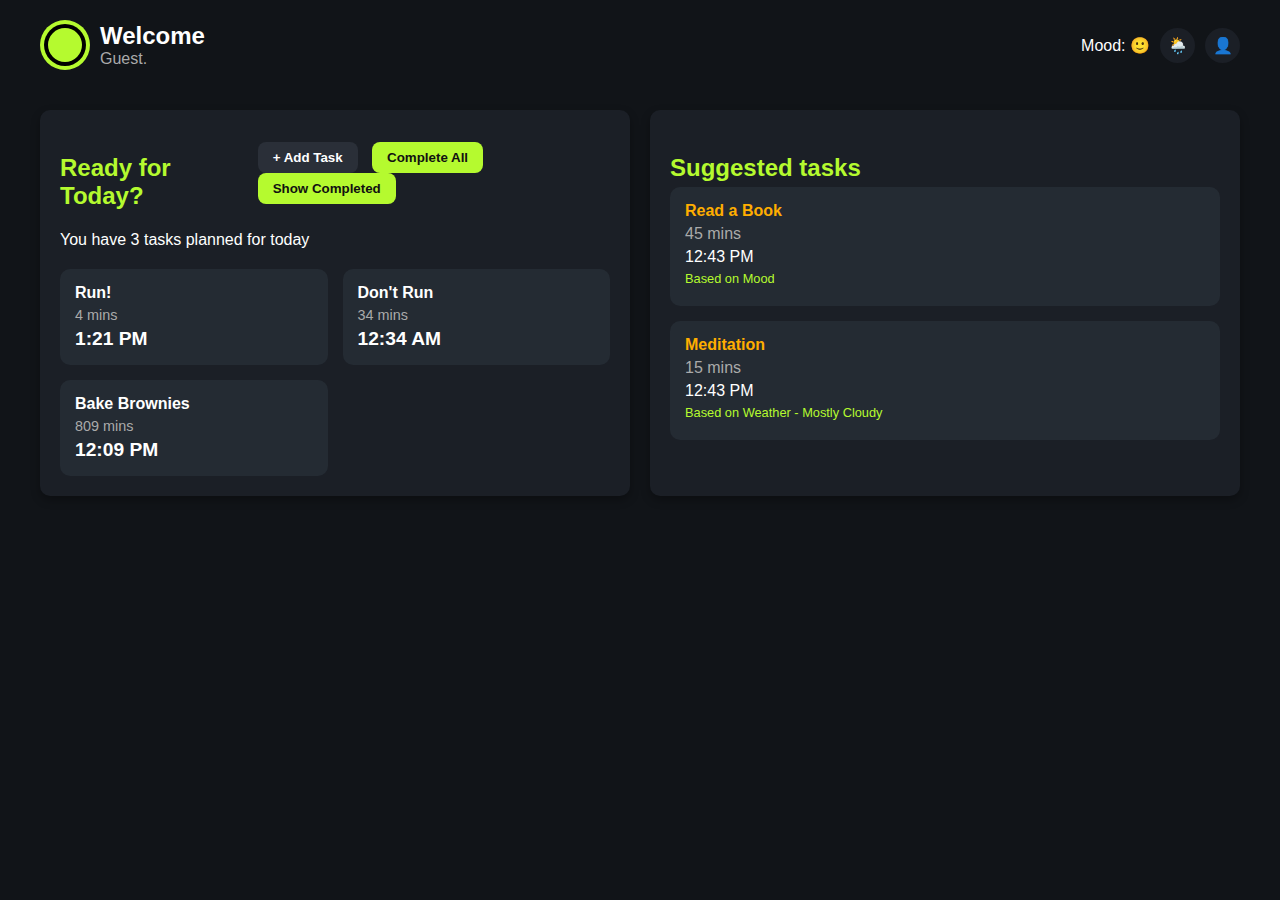
<file: module-2/mood-based-todo-app/index.html>
<!DOCTYPE html>
<html lang="en">
<head>
  <meta charset="UTF-8" />
  <meta name="viewport" content="width=device-width, initial-scale=1.0" />
  <title>Task Dashboard</title>
     <link rel="stylesheet" href="./Styles/index.css">
</head>
<body>
  <header>
    <div class="welcome">
  <!--    <div class="welcome-circle"></div> -->
	<!-- Innerrmost circle -->
	<svg width="50" height="50">
	<!-- Outermost circle -->
	<circle cx="25" cy="25" r="25" fill="#B5FA2F"/>
	<!-- Middle circle -->
	<circle cx="25" cy="25" r="21" fill="black"/>
	<!-- Inner circle -->
	<circle cx="25" cy="25" r="17" fill="#B5FA2F"/>
	</svg>
  
      <div>
        <h2>Welcome</h2>
        <p>Guest.</p>
      </div>
    </div>

    <div class="mood">
      <span>Mood: 🙂</span>
      <button>🌦️</button>
      <button>👤</button>
    </div>
  </header>

  <main>
    <!-- Left container -->
    <div class="container">
      <div class="task-header">
        <h3>Ready for Today?</h3>
        <div>
          <button class="add-task">+ Add Task</button>
          <button class="complete-all">Complete All</button>
          <button class="show-completed">Show Completed</button>
        </div>
      </div>
      <p>You have 3 tasks planned for today</p>

      <div class="task-list">
        <div class="task">
          <h4>Run!</h4>
          <p>4 mins</p>
          <time>1:21 PM</time>
        </div>
        <div class="task">
          <h4>Don't Run</h4>
          <p>34 mins</p>
          <time>12:34 AM</time>
        </div>
        <div class="task">
          <h4>Bake Brownies</h4>
          <p>809 mins</p>
          <time>12:09 PM</time>
        </div>
      </div>
    </div>

    <!-- Right container -->
    <div class="container">
      <h3>Suggested tasks</h3>

      <div class="suggested-task">
        <h4>Read a Book</h4>
        <p>45 mins</p>
        <time>12:43 PM</time>
        <p class="based-on">Based on Mood</p>
      </div>

      <div class="suggested-task">
        <h4>Meditation</h4>
        <p>15 mins</p>
        <time>12:43 PM</time>
        <p class="based-on">Based on Weather - Mostly Cloudy</p>
      </div>
    </div>
  </main>
</body>
</html>
</file>
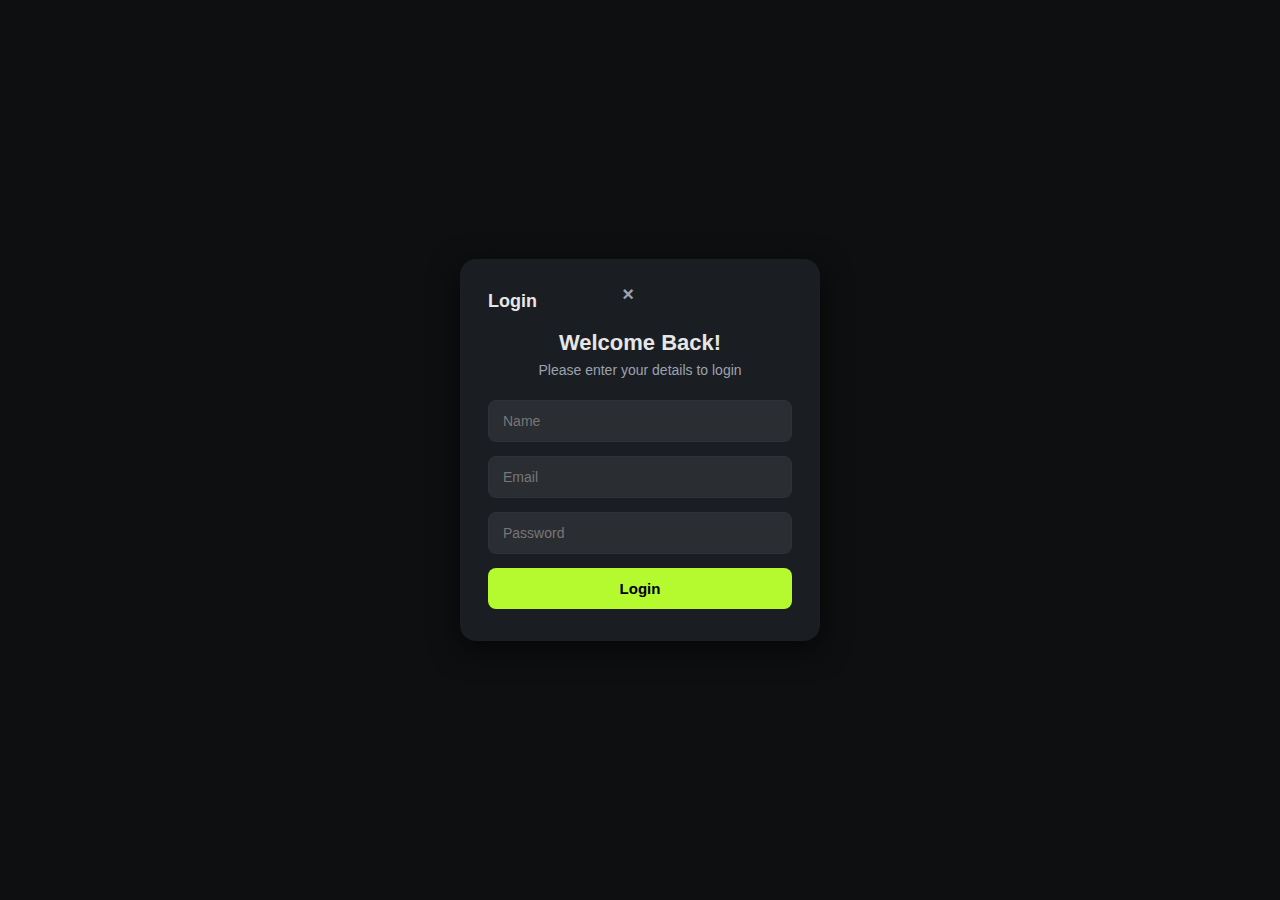
<file: module-2/mood-based-todo-app/Components/login.html>
<!DOCTYPE html>
<html lang="en">
<head>
  <meta charset="UTF-8" />
  <meta name="viewport" content="width=device-width, initial-scale=1.0" />
  <title>Login</title>
   <link rel="stylesheet" href="./../Styles/login.css">
</head>
<body>
  <div class="login-box">
    <button class="close-btn" title="Close">×</button>
    <h2>Login</h2>
    <h3>Welcome Back!</h3>
    <p>Please enter your details to login</p>

    <form>
      <input type="text" placeholder="Name" required />
      <input type="email" placeholder="Email" required />
      <input type="password" placeholder="Password" required />
      <button type="submit">Login</button>
    </form>
  </div>
</body>
</html>
</file>
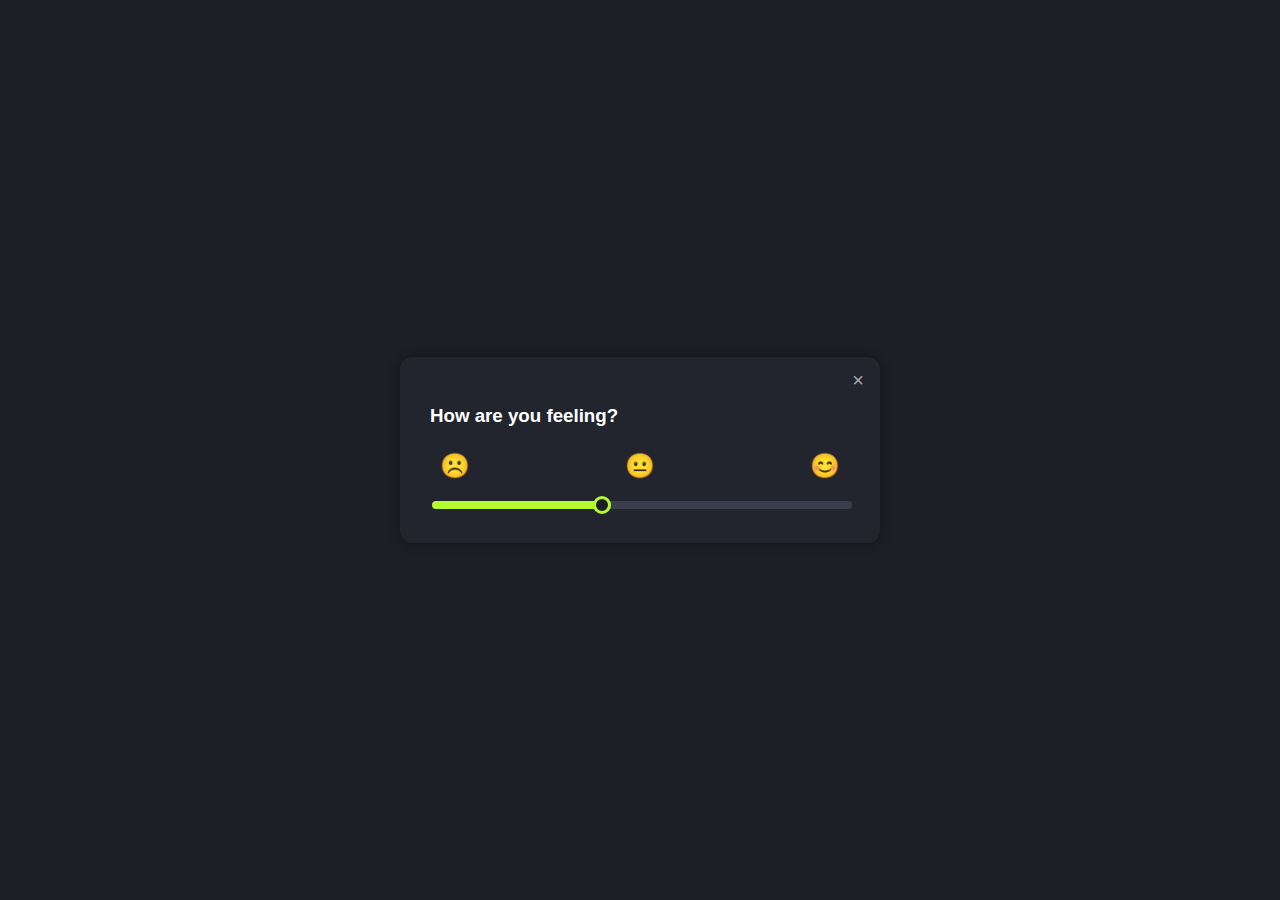
<file: module-2/mood-based-todo-app/Components/moodSelecter.html>
<!DOCTYPE html>
<html lang="en">
<head>
    <meta charset="UTF-8">
    <meta name="viewport" content="width=device-width, initial-scale=1.0">
    <title>Mood Slider</title>
     <link rel="stylesheet" href="./../Styles/moodSelecter.css">
</head>
<body>

<div class="card">
    <div class="close-btn">&times;</div>

    <h3>How are you feeling?</h3>

    <div class="icons">
        <span>☹️</span>
        <span>😐</span>
        <span>😊</span>
    </div>

    <input id="moodSlider" type="range" min="0" max="100" value="40">
</div>

<script>
    const slider = document.getElementById("moodSlider");

    function updateSlider() {
        slider.style.setProperty("--value", slider.value + "%");
    }

    updateSlider();
    slider.addEventListener("input", updateSlider);
</script>

</body>
</html>
</file>
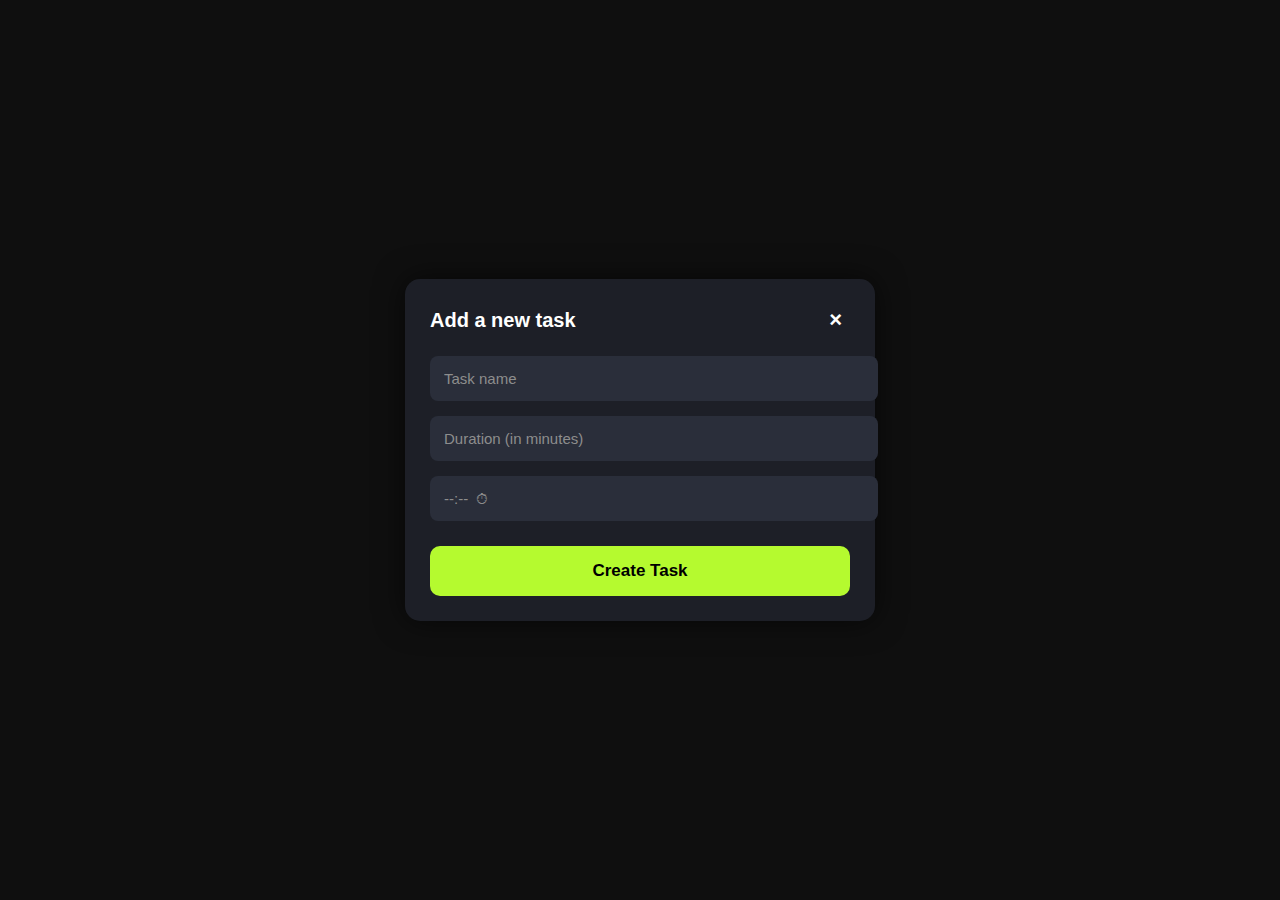
<file: module-2/mood-based-todo-app/Components/suggestedTaskComponent.html>
<!DOCTYPE html>
<html lang="en">
<head>
<meta charset="UTF-8">
<title>Add a New Task</title>
<style>
    body {
        margin: 0;
        background: #0f0f0f;
        font-family: Arial, sans-serif;
        display: flex;
        justify-content: center;
        align-items: center;
        height: 100vh;
    }

    .modal {
        width: 420px;
        background: #1d1f27;
        padding: 25px;
        border-radius: 15px;
        color: white;
        box-shadow: 0 0 30px rgba(0,0,0,0.6);
    }

    .modal-header {
        display: flex;
        justify-content: space-between;
        align-items: center;
        margin-bottom: 20px;
        font-size: 20px;
        font-weight: bold;
    }

    .close-btn {
        cursor: pointer;
        font-size: 22px;
        padding: 3px 8px;
    }

    input {
        width: 100%;
        padding: 14px;
        border-radius: 8px;
        border: none;
        outline: none;
        margin-bottom: 15px;
        background: #2A2E3A;
        color: white;
        font-size: 15px;
    }

    input::placeholder {
        color: #8d8d8d;
    }

    .submit-btn {
        width: 100%;
        padding: 15px;
        border: none;
        border-radius: 10px;
        background: #B5FA2F; /* Lime color */
        color: black;
        font-size: 17px;
        font-weight: bold;
        cursor: pointer;
        margin-top: 10px;
    }

    .submit-btn:hover {
        opacity: 0.9;
    }
</style>
</head>
<body>

<div class="modal">
    <div class="modal-header">
        Add a new task
        <span class="close-btn">&times;</span>
    </div>

    <input type="text" placeholder="Task name">
    <input type="number" placeholder="Duration (in minutes)">
    <input type="text" placeholder="--:--  ⏱">

    <button class="submit-btn">Create Task</button>
</div>

</body>
</html>
</file>
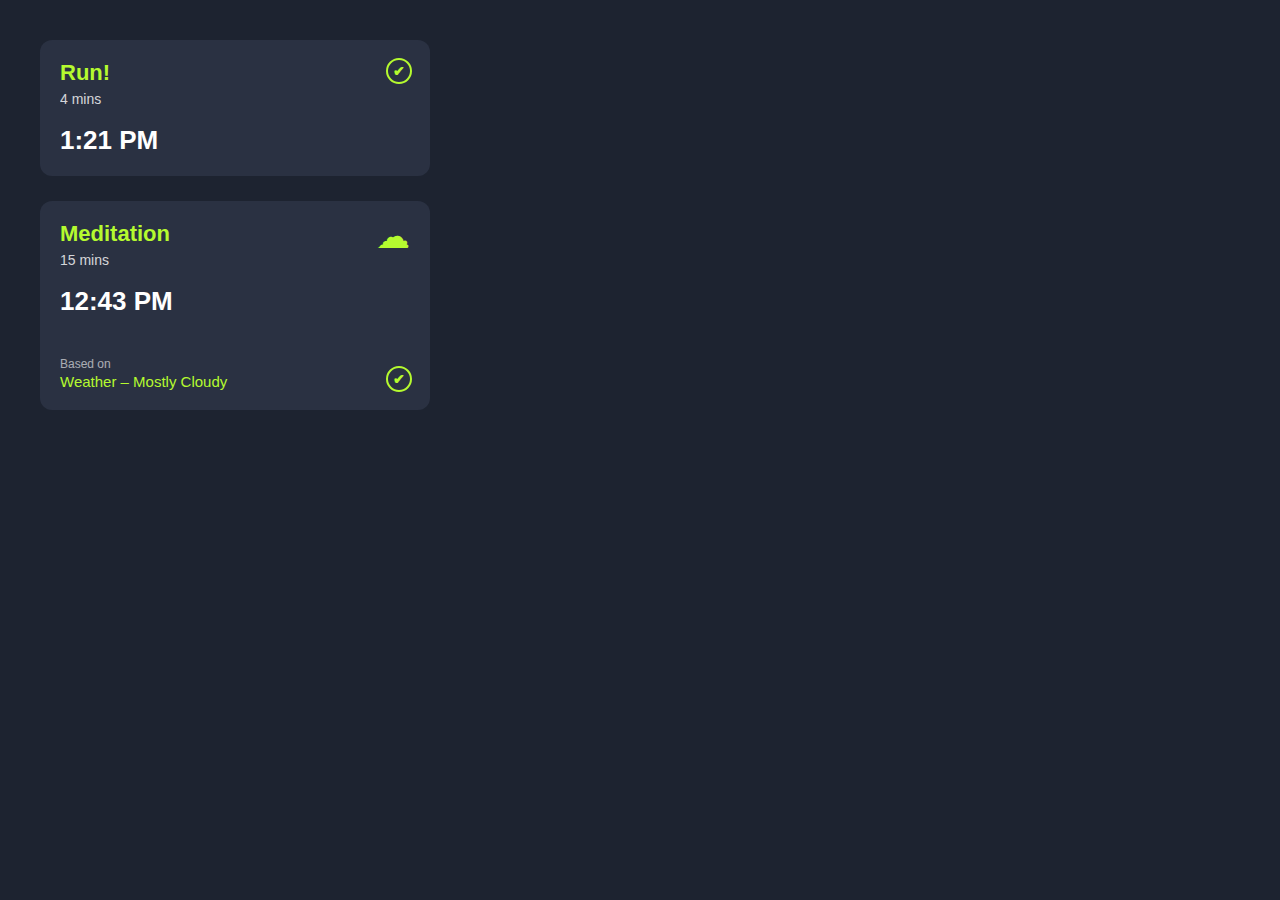
<file: module-2/mood-based-todo-app/Components/tasksComponent.html>
<!DOCTYPE html>
<html lang="en">
<head>
<meta charset="UTF-8">
<title>Task Cards</title>
    <link rel="stylesheet" href="./../Styles/tasksComponent.css">
</head>
<body>

<!-- Card 1 -->
<div class="card">
    <div class="title">Run!</div>
    <div class="duration">4 mins</div>
    <div class="time">1:21 PM</div>
    <div class="check">✔</div>
</div>

<!-- Card 2 -->
<div class="card">
    <div class="title">Meditation</div>
    <div class="duration">15 mins</div>

    <!-- Weather icon (cloud) -->
    <div class="weather">☁</div>

    <div class="time">12:43 PM</div>

    <div class="based-on">Based on</div>
    <div class="weather-detail">Weather – Mostly Cloudy</div>

    <div class="check" style="bottom: 18px; top: auto;">✔</div>
</div>

</body>
</html>
</file>
<file: module-2/mood-based-todo-app/Styles/index.css>
body {
      font-family: 'Segoe UI', sans-serif;
      background-color: #111418;
      color: white;
      margin: 0;
      padding: 0;
    }

    /* Header */
    header {
      display: flex;
      justify-content: space-between;
      align-items: center;
      padding: 20px 40px;
    }

    .welcome {
      display: flex;
      align-items: center;
      gap: 10px;
    }

    .welcome-circle {
      width: 35px;
      height: 35px;
      border-radius: 50%;
      background-color: #B5FA2F;
      border: 3px solid #222;
    }

    .welcome h2 {
      margin: 0;
      font-weight: 600;
    }

    .welcome p {
      margin: 0;
      color: #aaa;
    }

    /* Mood section */
    .mood {
      display: flex;
      align-items: center;
      gap: 10px;
    }

    .mood button {
      background-color: #1b1f26;
      border: none;
      color: #B5FA2F;
      border-radius: 50%;
      width: 35px;
      height: 35px;
      font-size: 16px;
      cursor: pointer;
    }

    /* Main Layout */
    main {
      display: flex;
      gap: 20px;
      padding: 20px 40px;
    }

    .container {
      background-color: #1b1f26;
      border-radius: 10px;
      padding: 20px;
      flex: 1;
      box-shadow: 0 4px 10px rgba(0, 0, 0, 0.3);
    }

    /* Ready for Today section */
    .container h3 {
      color: #B5FA2F;
      font-size: 1.5em;
      margin-bottom: 5px;
    }

    .task-header {
      display: flex;
      justify-content: space-between;
      align-items: center;
    }

    .task-header button {
      margin-left: 10px;
      padding: 8px 15px;
      border-radius: 8px;
      border: none;
      cursor: pointer;
      font-weight: 600;
    }

    .add-task {
      background-color: #2a2f38;
      color: white;
    }

    .complete-all,
    .show-completed {
      background-color: #B5FA2F;
      color: #111;
    }

    /* Tasks grid */
    .task-list {
      display: grid;
      grid-template-columns: repeat(auto-fit, minmax(200px, 1fr));
      gap: 15px;
      margin-top: 20px;
    }

    .task {
      background-color: #242b33;
      padding: 15px;
      border-radius: 10px;
    }

    .task h4 {
      margin: 0;
      font-weight: 600;
    }

    .task p {
      margin: 5px 0;
      color: #aaa;
      font-size: 0.9em;
    }

    .task time {
      display: block;
      margin-top: 5px;
      font-size: 1.2em;
      font-weight: bold;
    }

    /* Suggested tasks */
    .suggested-task {
      background-color: #242b33;
      padding: 15px;
      border-radius: 10px;
      margin-bottom: 15px;
    }

    .suggested-task h4 {
      margin: 0;
      color: #ffae00;
    }

    .suggested-task p {
      margin: 5px 0;
      color: #aaa;
    }

    .suggested-task .based-on {
      font-size: 0.8em;
      color: #B5FA2F;
    }
</file>
<file: module-2/mood-based-todo-app/Styles/login.css>
:root {
      --lime: #B5FA2F;
      --bg-dark: #0d0f10;
      --card-bg: #1a1d22;
      --input-bg: #2a2d32;
      --text: #e6e6e6;
      --muted: #9ca3af;
    }

    * {
      box-sizing: border-box;
    }

    body {
      background-color: var(--bg-dark);
      color: var(--text);
      font-family: "Poppins", sans-serif;
      display: flex;
      align-items: center;
      justify-content: center;
      height: 100vh;
      margin: 0;
    }

    .login-box {
      background-color: var(--card-bg);
      padding: 32px 28px;
      width: 360px;
      border-radius: 16px;
      box-shadow: 0 8px 30px rgba(0, 0, 0, 0.6);
      position: relative;
    }

    .login-box h2 {
      margin: 0;
      font-size: 18px;
      font-weight: 600;
      color: var(--text);
    }

    .login-box h3 {
      margin: 18px 0 6px;
      font-size: 22px;
      font-weight: 700;
      text-align: center;
      color: var(--text);
    }

    .login-box p {
      color: var(--muted);
      text-align: center;
      margin: 0 0 22px;
      font-size: 14px;
    }

    .close-btn {
      position: absolute;
      top: 12px;
      right: 12px;
      background: none;
      border: none;
      color: var(--muted);
      font-size: 20px;
      cursor: pointer;
      transition: color 0.2s;
    }

    .close-btn:hover {
      color: var(--lime);
    }

    input {
      width: 100%;
      padding: 12px 14px;
      margin-bottom: 14px;
      border-radius: 8px;
      border: 1px solid #2f3238;
      background-color: var(--input-bg);
      color: var(--text);
      font-size: 14px;
      outline: none;
      transition: border 0.2s;
    }

    input::placeholder {
      color: #777;
    }

    input:focus {
      border-color: var(--lime);
    }

    button {
      width: 100%;
      padding: 12px;
      background-color: var(--lime);
      color: #000;
      border: none;
      border-radius: 8px;
      font-weight: 600;
      font-size: 15px;
      cursor: pointer;
      transition: background-color 0.25s, transform 0.1s;
    }

    button:hover {
      background-color: #c7ff5f;
    }

    button:active {
      transform: scale(0.98);
    }
</file>
<file: module-2/mood-based-todo-app/Styles/moodSelecter.css>
body {
            background: #1c1f26;
            font-family: Arial, sans-serif;
            display: flex;
            justify-content: center;
            align-items: center;
            height: 100vh;
            margin: 0;
        }

        .card {
            background: #22252d;
            padding: 30px;
            width: 420px;
            border-radius: 12px;
            color: white;
            box-shadow: 0 0 12px rgba(0,0,0,0.4);
            position: relative;
        }

        .close-btn {
            position: absolute;
            top: 12px;
            right: 16px;
            font-size: 20px;
            cursor: pointer;
            color: #aaa;
        }

        .icons {
            display: flex;
            justify-content: space-between;
            margin: 25px 0 15px 0;
            padding: 0 10px;
            font-size: 24px;
        }

        input[type="range"] {
            width: 100%;
            -webkit-appearance: none;
            background: transparent;
        }

        /* Track */
        input[type="range"]::-webkit-slider-runnable-track {
            height: 8px;
            background: linear-gradient(to right, #B5FA2F var(--value), #3a3f4b var(--value));
            border-radius: 4px;
        }

        /* Thumb */
        input[type="range"]::-webkit-slider-thumb {
            -webkit-appearance: none;
            height: 18px;
            width: 18px;
            border-radius: 50%;
            background: #1c1f26;
            border: 3px solid #B5FA2F;
            margin-top: -5px;
            cursor: pointer;
        }
</file>
<file: module-2/mood-based-todo-app/Styles/tasksComponent.css>
body {
        background: #1d2330;
        font-family: Arial, sans-serif;
        margin: 0;
        padding: 40px;
        color: white;
    }

    .card {
        background: #2a3142;
        width: 350px;
        padding: 20px;
        border-radius: 12px;
        margin-bottom: 25px;
        position: relative;
    }

    .title {
        font-size: 22px;
        font-weight: 700;
        color: #B5FA2F;
    }

    .duration {
        margin-top: 5px;
        font-size: 14px;
        opacity: 0.8;
    }

    .time {
        margin-top: 18px;
        font-size: 26px;
        font-weight: bold;
    }

    .check {
        width: 22px;
        height: 22px;
        border: 2px solid #B5FA2F;
        border-radius: 50%;
        position: absolute;
        right: 18px;
        top: 18px;
        display: flex;
        justify-content: center;
        align-items: center;
        color: #B5FA2F;
        font-weight: bold;
        font-size: 14px;
    }

    /* Weather icon */
    .weather {
        color: #B5FA2F;
        font-size: 34px;
        position: absolute;
        right: 20px;
        top: 15px;
    }

    .based-on {
        margin-top: 40px;
        font-size: 12px;
        opacity: 0.6;
    }

    .weather-detail {
        color: #B5FA2F;
        font-size: 15px;
        margin-top: 2px;
    }
</file>
